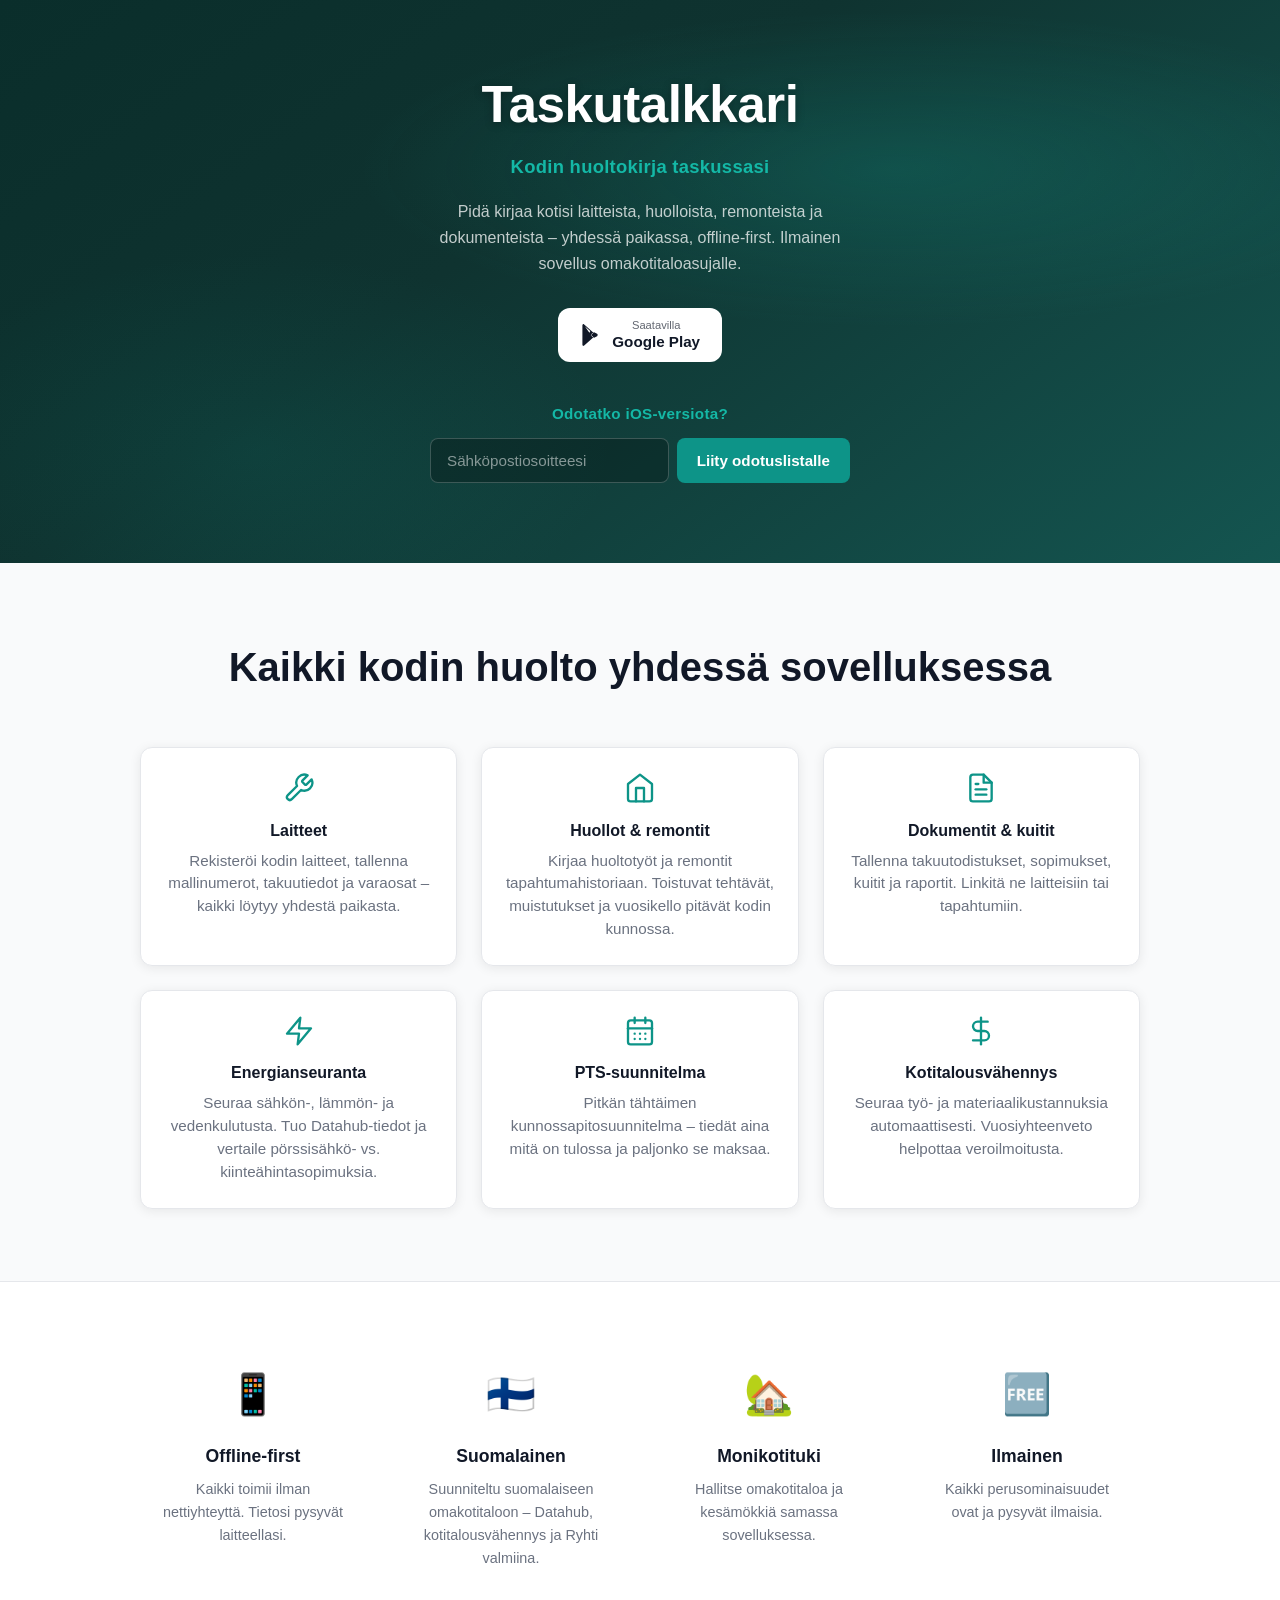
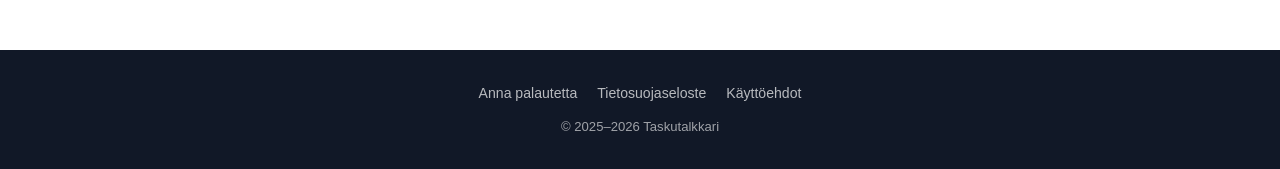
<file: index.html>
<!DOCTYPE html>
<html lang="fi">
<head>
  <meta charset="UTF-8" />
  <meta name="viewport" content="width=device-width, initial-scale=1.0" />
  <title>Taskutalkkari – Kodin huoltokirja taskussasi</title>
  <meta name="description" content="Taskutalkkari on ilmainen kodin huoltokirja omakotitaloasujalle. Pidä kirjaa laitteista, huolloista, remonteista, dokumenteista ja energiankulutuksesta – yhdessä paikassa, offline-first." />
  
  <!-- Open Graph Meta Tags -->
  <meta property="og:title" content="Taskutalkkari – Kodin huoltokirja taskussasi" />
  <meta property="og:description" content="Taskutalkkari on ilmainen kodin huoltokirja omakotitaloasujalle. Pidä kirjaa laitteista, huolloista, remonteista, dokumenteista ja energiankulutuksesta – yhdessä paikassa, offline-first." />
  <meta property="og:type" content="website" />
  <meta property="og:url" content="https://taskutalkkari.fi/" />
  <meta property="og:image" content="https://taskutalkkari.fi/og-image.png" />
  
  <link rel="icon" href="favicon.ico" type="image/x-icon" />
  <link rel="stylesheet" href="style.css" />
  <link rel="preconnect" href="https://fonts.googleapis.com" />
  <link rel="preconnect" href="https://fonts.gstatic.com" crossorigin />
  <link href="https://fonts.googleapis.com/css2?family=Inter:wght@400;500;600;700;800&display=swap" rel="stylesheet" />
</head>
<body>
  <header class="hero">
    <div class="hero-inner">
      <h1 class="app-name">Taskutalkkari</h1>
      <p class="app-tagline">Kodin huoltokirja taskussasi</p>
      <p class="app-desc">
        Pidä kirjaa kotisi laitteista, huolloista, remonteista ja dokumenteista –
        yhdessä paikassa, offline-first. Ilmainen sovellus omakotitaloasujalle.
      </p>
      <div class="store-buttons">
        <a href="#" class="store-btn store-btn--google" aria-label="Lataa Google Playsta">
          <svg viewBox="0 0 24 24" fill="currentColor" class="store-icon"><path d="M3.18 23.76c.34.2.74.2 1.08.01L17.5 12 4.26.23C3.92.04 3.52.04 3.18.24 2.83.44 2.62.82 2.62 1.23v21.54c0 .41.21.79.56.99zM18.62 10.77l-3.24-1.87-3.14 3.1 3.14 3.1 3.24-1.87c.93-.54.93-1.92 0-2.46zM5.32 2.51l10.68 9.49-2.37 2.34L5.32 2.51zM5.32 21.49l8.31-11.83-2.37-2.34L5.32 21.49z"/></svg>
          <span>
            <small>Saatavilla</small>
            Google Play
          </span>
        </a>
      </div>

      <div class="waitlist-container">
        <p class="waitlist-title">Odotatko iOS-versiota?</p>
        <form class="waitlist-form" action="https://api.web3forms.com/submit" method="POST">
          <input type="hidden" name="access_key" value="SINUN-AVAIMESI" />
          <input type="hidden" name="subject" value="Uusi tilaaja iOS-odotuslistalle!" />
          <input type="hidden" name="redirect" value="https://taskutalkkari.fi/kiitos.html" />
          <input type="checkbox" name="botcheck" style="display:none" />
          
          <div class="waitlist-input-group">
            <input type="email" name="email" class="waitlist-input" placeholder="Sähköpostiosoitteesi" required />
            <button type="submit" class="waitlist-btn">Liity odotuslistalle</button>
          </div>
        </form>
      </div>
    </div>
  </header>

  <section class="features">
    <h2 class="features-title">Kaikki kodin huolto yhdessä sovelluksessa</h2>
    <div class="features-inner">
      <div class="feature-card" style="animation-delay: 0.1s;">
        <div class="feature-icon"><svg xmlns="http://www.w3.org/2000/svg" width="32" height="32" viewBox="0 0 24 24" fill="none" stroke="currentColor" stroke-width="2" stroke-linecap="round" stroke-linejoin="round"><path d="M14.7 6.3a1 1 0 0 0 0 1.4l1.6 1.6a1 1 0 0 0 1.4 0l3.77-3.77a6 6 0 0 1-7.94 7.94l-6.91 6.91a2.12 2.12 0 0 1-3-3l6.91-6.91a6 6 0 0 1 7.94-7.94l-3.76 3.76z"/></svg></div>
        <h3>Laitteet</h3>
        <p>Rekisteröi kodin laitteet, tallenna mallinumerot, takuutiedot ja varaosat – kaikki löytyy yhdestä paikasta.</p>
      </div>
      <div class="feature-card" style="animation-delay: 0.2s;">
        <div class="feature-icon"><svg xmlns="http://www.w3.org/2000/svg" width="32" height="32" viewBox="0 0 24 24" fill="none" stroke="currentColor" stroke-width="2" stroke-linecap="round" stroke-linejoin="round"><path d="m3 9 9-7 9 7v11a2 2 0 0 1-2 2H5a2 2 0 0 1-2-2z"/><polyline points="9 22 9 12 15 12 15 22"/></svg></div>
        <h3>Huollot &amp; remontit</h3>
        <p>Kirjaa huoltotyöt ja remontit tapahtumahistoriaan. Toistuvat tehtävät, muistutukset ja vuosikello pitävät kodin kunnossa.</p>
      </div>
      <div class="feature-card" style="animation-delay: 0.3s;">
        <div class="feature-icon"><svg xmlns="http://www.w3.org/2000/svg" width="32" height="32" viewBox="0 0 24 24" fill="none" stroke="currentColor" stroke-width="2" stroke-linecap="round" stroke-linejoin="round"><path d="M14 2H6a2 2 0 0 0-2 2v16a2 2 0 0 0 2 2h12a2 2 0 0 0 2-2V8z"/><polyline points="14 2 14 8 20 8"/><line x1="16" y1="13" x2="8" y2="13"/><line x1="16" y1="17" x2="8" y2="17"/><polyline points="10 9 9 9 8 9"/></svg></div>
        <h3>Dokumentit &amp; kuitit</h3>
        <p>Tallenna takuutodistukset, sopimukset, kuitit ja raportit. Linkitä ne laitteisiin tai tapahtumiin.</p>
      </div>
      <div class="feature-card" style="animation-delay: 0.4s;">
        <div class="feature-icon"><svg xmlns="http://www.w3.org/2000/svg" width="32" height="32" viewBox="0 0 24 24" fill="none" stroke="currentColor" stroke-width="2" stroke-linecap="round" stroke-linejoin="round"><polygon points="13 2 3 14 12 14 11 22 21 10 12 10 13 2"/></svg></div>
        <h3>Energianseuranta</h3>
        <p>Seuraa sähkön-, lämmön- ja vedenkulutusta. Tuo Datahub-tiedot ja vertaile pörssisähkö- vs. kiinteähintasopimuksia.</p>
      </div>
      <div class="feature-card" style="animation-delay: 0.5s;">
        <div class="feature-icon"><svg xmlns="http://www.w3.org/2000/svg" width="32" height="32" viewBox="0 0 24 24" fill="none" stroke="currentColor" stroke-width="2" stroke-linecap="round" stroke-linejoin="round"><rect width="18" height="18" x="3" y="4" rx="2" ry="2"/><line x1="16" x2="16" y1="2" y2="6"/><line x1="8" x2="8" y1="2" y2="6"/><line x1="3" x2="21" y1="10" y2="10"/><path d="M8 14h.01"/><path d="M12 14h.01"/><path d="M16 14h.01"/><path d="M8 18h.01"/><path d="M12 18h.01"/><path d="M16 18h.01"/></svg></div>
        <h3>PTS-suunnitelma</h3>
        <p>Pitkän tähtäimen kunnossapitosuunnitelma – tiedät aina mitä on tulossa ja paljonko se maksaa.</p>
      </div>
      <div class="feature-card" style="animation-delay: 0.6s;">
        <div class="feature-icon"><svg xmlns="http://www.w3.org/2000/svg" width="32" height="32" viewBox="0 0 24 24" fill="none" stroke="currentColor" stroke-width="2" stroke-linecap="round" stroke-linejoin="round"><line x1="12" x2="12" y1="2" y2="22"/><path d="M17 5H9.5a3.5 3.5 0 0 0 0 7h5a3.5 3.5 0 0 1 0 7H6"/></svg></div>
        <h3>Kotitalousvähennys</h3>
        <p>Seuraa työ- ja materiaalikustannuksia automaattisesti. Vuosiyhteenveto helpottaa veroilmoitusta.</p>
      </div>
    </div>
  </section>

  <section class="usp-section">
    <div class="usp-inner">
      <div class="usp-card">
        <div class="usp-icon">📱</div>
        <h3>Offline-first</h3>
        <p>Kaikki toimii ilman nettiyhteyttä. Tietosi pysyvät laitteellasi.</p>
      </div>
      <div class="usp-card">
        <div class="usp-icon">🇫🇮</div>
        <h3>Suomalainen</h3>
        <p>Suunniteltu suomalaiseen omakotitaloon – Datahub, kotitalousvähennys ja Ryhti valmiina.</p>
      </div>
      <div class="usp-card">
        <div class="usp-icon">🏡</div>
        <h3>Monikotituki</h3>
        <p>Hallitse omakotitaloa ja kesämökkiä samassa sovelluksessa.</p>
      </div>
      <div class="usp-card">
        <div class="usp-icon">🆓</div>
        <h3>Ilmainen</h3>
        <p>Kaikki perusominaisuudet ovat ja pysyvät ilmaisia.</p>
      </div>
    </div>
  </section>

  <footer class="site-footer">
    <nav class="footer-links">
      <a href="palaute.html">Anna palautetta</a>
      <a href="tietosuoja.html">Tietosuojaseloste</a>
      <a href="kayttoehdot.html">Käyttöehdot</a>
    </nav>
    <p class="footer-copy">&copy; 2025–2026 Taskutalkkari</p>
  </footer>
</body>
</html>
</file>
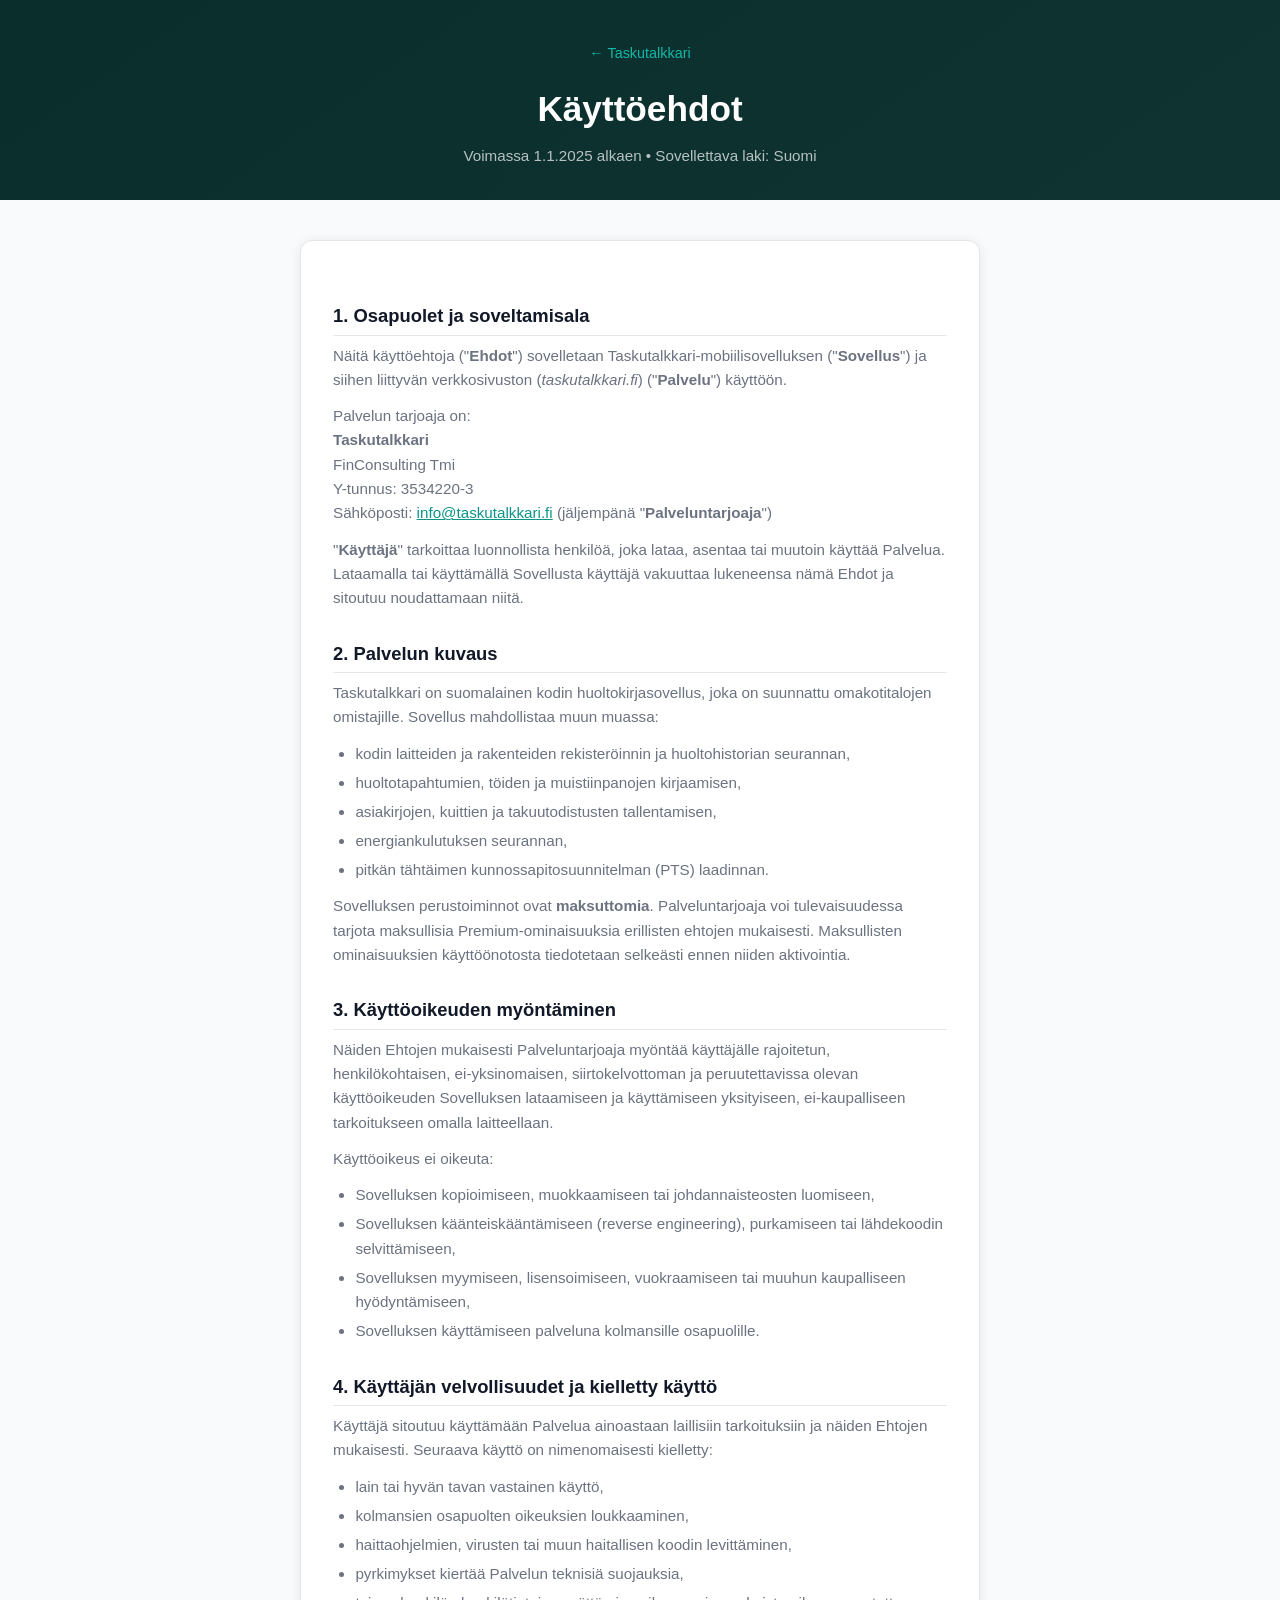
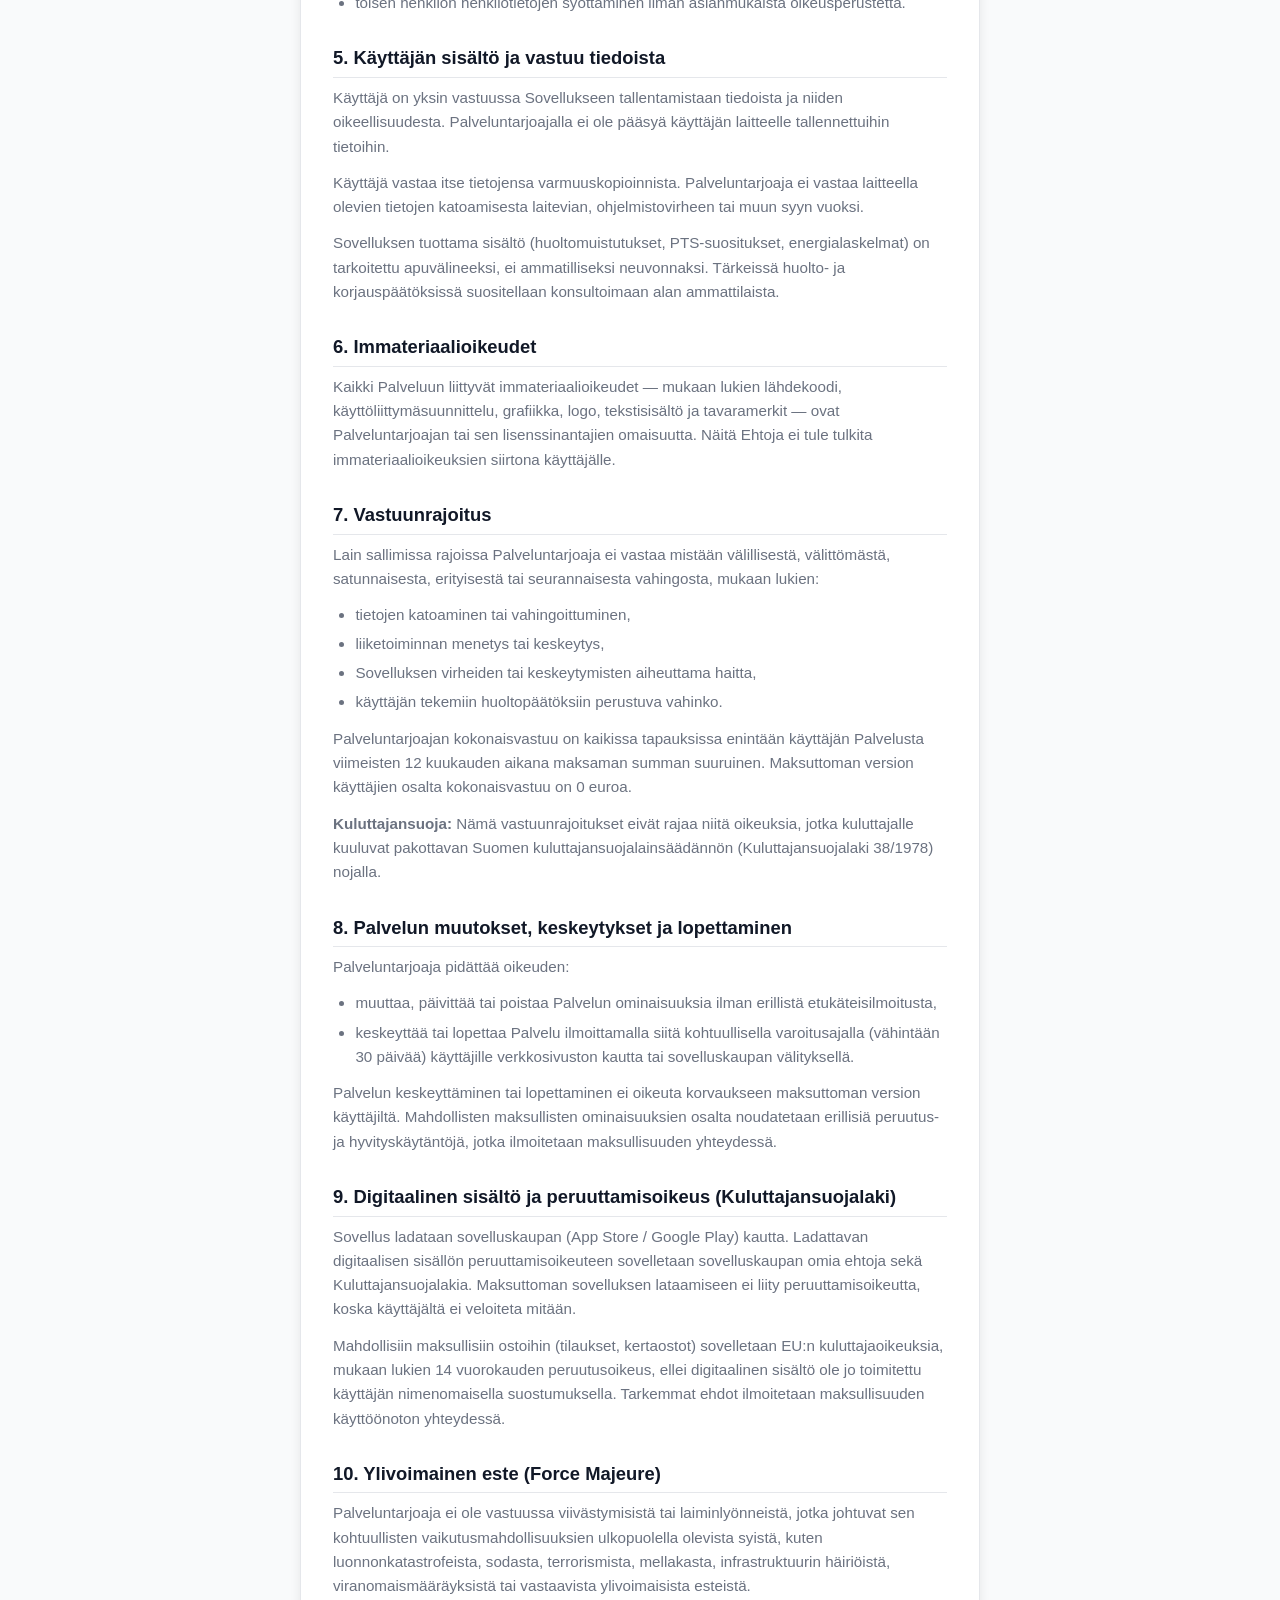
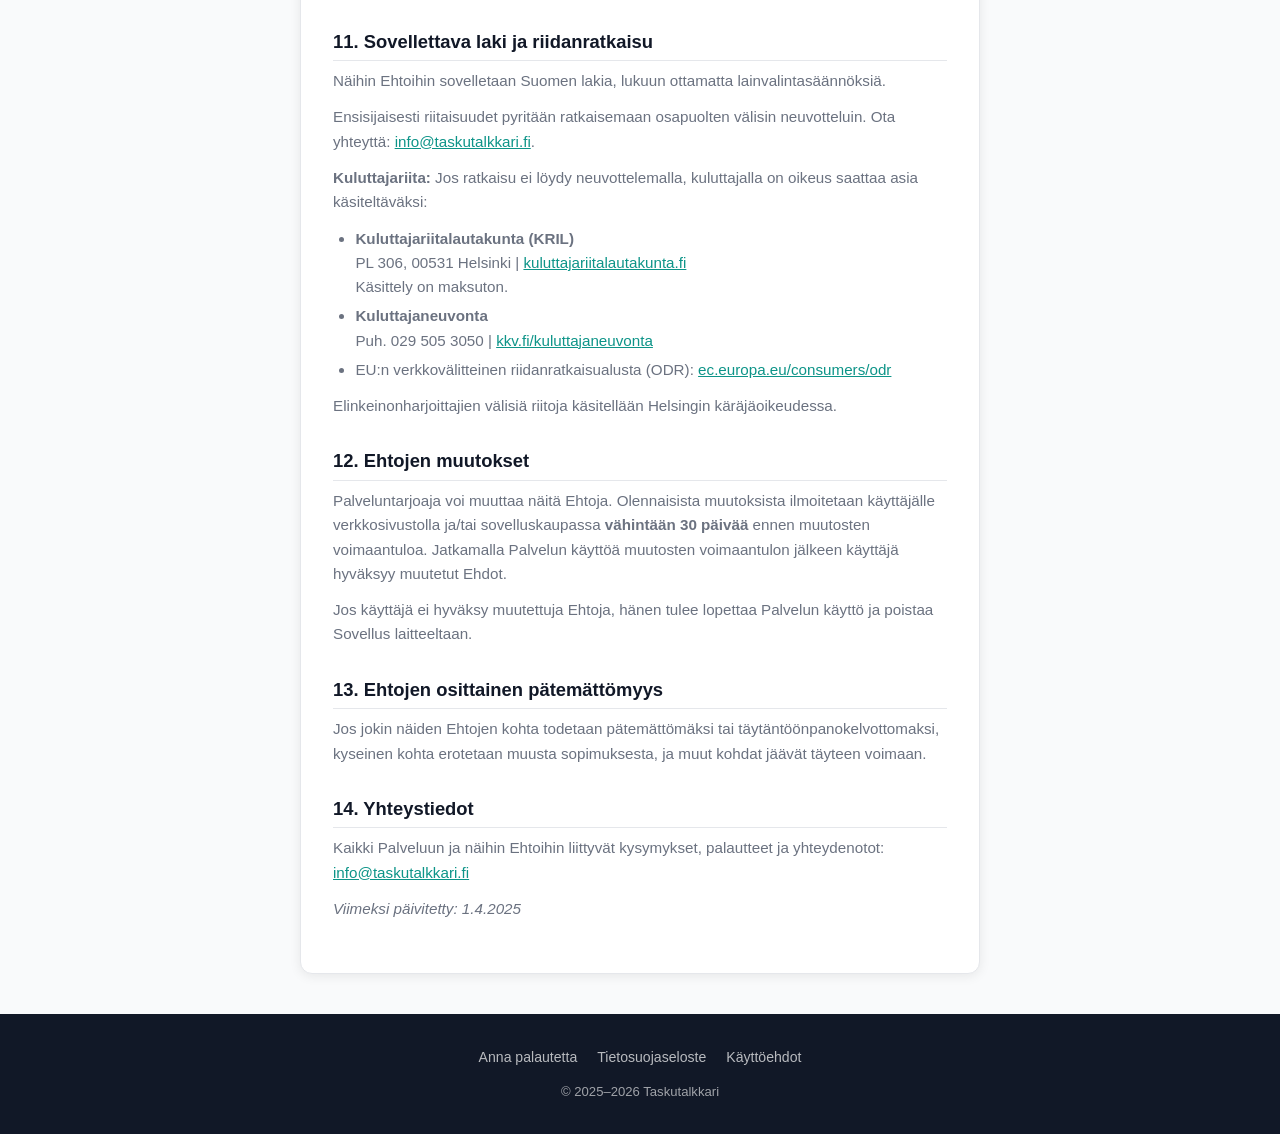
<file: kayttoehdot.html>
<!DOCTYPE html>
<html lang="fi">
<head>
  <meta charset="UTF-8" />
  <meta name="viewport" content="width=device-width, initial-scale=1.0" />
  <title>Käyttöehdot – Taskutalkkari</title>
  <meta name="description" content="Taskutalkkarin käyttöehdot. Lue palvelun säännöt ja vastuut." />
  <link rel="stylesheet" href="style.css" />
  <link rel="preconnect" href="https://fonts.googleapis.com" />
  <link rel="preconnect" href="https://fonts.gstatic.com" crossorigin />
  <link href="https://fonts.googleapis.com/css2?family=Inter:wght@400;500;600;700;800&display=swap" rel="stylesheet" />
</head>
<body>
  <header class="page-header">
    <a href="index.html" class="back-link">← Taskutalkkari</a>
    <h1>Käyttöehdot</h1>
    <p>Voimassa 1.1.2025 alkaen &bull; Sovellettava laki: Suomi</p>
  </header>

  <main class="page-main prose">

    <h2>1. Osapuolet ja soveltamisala</h2>
    <p>
      Näitä käyttöehtoja ("<strong>Ehdot</strong>") sovelletaan Taskutalkkari-mobiilisovelluksen
      ("<strong>Sovellus</strong>") ja siihen liittyvän verkkosivuston (<em>taskutalkkari.fi</em>)
      ("<strong>Palvelu</strong>") käyttöön.
    </p>
    <p>
      Palvelun tarjoaja on:<br />
      <strong>Taskutalkkari</strong><br />
      FinConsulting Tmi<br />
      Y-tunnus: 3534220-3<br />
      Sähköposti: <a href="mailto:info@taskutalkkari.fi">info@taskutalkkari.fi</a>
      (jäljempänä "<strong>Palveluntarjoaja</strong>")
    </p>
    <p>
      "<strong>Käyttäjä</strong>" tarkoittaa luonnollista henkilöä, joka lataa, asentaa tai
      muutoin käyttää Palvelua. Lataamalla tai käyttämällä Sovellusta käyttäjä vakuuttaa
      lukeneensa nämä Ehdot ja sitoutuu noudattamaan niitä.
    </p>

    <h2>2. Palvelun kuvaus</h2>
    <p>
      Taskutalkkari on suomalainen kodin huoltokirjasovellus, joka on suunnattu
      omakotitalojen omistajille. Sovellus mahdollistaa muun muassa:
    </p>
    <ul>
      <li>kodin laitteiden ja rakenteiden rekisteröinnin ja huoltohistorian seurannan,</li>
      <li>huoltotapahtumien, töiden ja muistiinpanojen kirjaamisen,</li>
      <li>asiakirjojen, kuittien ja takuutodistusten tallentamisen,</li>
      <li>energiankulutuksen seurannan,</li>
      <li>pitkän tähtäimen kunnossapitosuunnitelman (PTS) laadinnan.</li>
    </ul>
    <p>
      Sovelluksen perustoiminnot ovat <strong>maksuttomia</strong>. Palveluntarjoaja voi
      tulevaisuudessa tarjota maksullisia Premium-ominaisuuksia erillisten ehtojen mukaisesti.
      Maksullisten ominaisuuksien käyttöönotosta tiedotetaan selkeästi ennen niiden aktivointia.
    </p>

    <h2>3. Käyttöoikeuden myöntäminen</h2>
    <p>
      Näiden Ehtojen mukaisesti Palveluntarjoaja myöntää käyttäjälle rajoitetun, henkilökohtaisen,
      ei-yksinomaisen, siirtokelvottoman ja peruutettavissa olevan käyttöoikeuden Sovelluksen
      lataamiseen ja käyttämiseen yksityiseen, ei-kaupalliseen tarkoitukseen omalla laitteellaan.
    </p>
    <p>
      Käyttöoikeus ei oikeuta:
    </p>
    <ul>
      <li>Sovelluksen kopioimiseen, muokkaamiseen tai johdannaisteosten luomiseen,</li>
      <li>Sovelluksen käänteiskääntämiseen (reverse engineering), purkamiseen tai lähdekoodin selvittämiseen,</li>
      <li>Sovelluksen myymiseen, lisensoimiseen, vuokraamiseen tai muuhun kaupalliseen hyödyntämiseen,</li>
      <li>Sovelluksen käyttämiseen palveluna kolmansille osapuolille.</li>
    </ul>

    <h2>4. Käyttäjän velvollisuudet ja kielletty käyttö</h2>
    <p>Käyttäjä sitoutuu käyttämään Palvelua ainoastaan laillisiin tarkoituksiin ja näiden Ehtojen mukaisesti. Seuraava käyttö on nimenomaisesti kielletty:</p>
    <ul>
      <li>lain tai hyvän tavan vastainen käyttö,</li>
      <li>kolmansien osapuolten oikeuksien loukkaaminen,</li>
      <li>haittaohjelmien, virusten tai muun haitallisen koodin levittäminen,</li>
      <li>pyrkimykset kiertää Palvelun teknisiä suojauksia,</li>
      <li>toisen henkilön henkilötietojen syöttäminen ilman asianmukaista oikeusperustetta.</li>
    </ul>

    <h2>5. Käyttäjän sisältö ja vastuu tiedoista</h2>
    <p>
      Käyttäjä on yksin vastuussa Sovellukseen tallentamistaan tiedoista ja niiden
      oikeellisuudesta. Palveluntarjoajalla ei ole pääsyä käyttäjän laitteelle tallennettuihin
      tietoihin.
    </p>
    <p>
      Käyttäjä vastaa itse tietojensa varmuuskopioinnista. Palveluntarjoaja ei vastaa
      laitteella olevien tietojen katoamisesta laitevian, ohjelmistovirheen tai muun
      syyn vuoksi.
    </p>
    <p>
      Sovelluksen tuottama sisältö (huoltomuistutukset, PTS-suositukset, energialaskelmat)
      on tarkoitettu apuvälineeksi, ei ammatilliseksi neuvonnaksi. Tärkeissä huolto- ja
      korjauspäätöksissä suositellaan konsultoimaan alan ammattilaista.
    </p>

    <h2>6. Immateriaalioikeudet</h2>
    <p>
      Kaikki Palveluun liittyvät immateriaalioikeudet — mukaan lukien lähdekoodi,
      käyttöliittymäsuunnittelu, grafiikka, logo, tekstisisältö ja tavaramerkit — ovat
      Palveluntarjoajan tai sen lisenssinantajien omaisuutta. Näitä Ehtoja ei tule tulkita
      immateriaalioikeuksien siirtona käyttäjälle.
    </p>

    <h2>7. Vastuunrajoitus</h2>
    <p>
      Lain sallimissa rajoissa Palveluntarjoaja ei vastaa mistään välillisestä, välittömästä,
      satunnaisesta, erityisestä tai seurannaisesta vahingosta, mukaan lukien:
    </p>
    <ul>
      <li>tietojen katoaminen tai vahingoittuminen,</li>
      <li>liiketoiminnan menetys tai keskeytys,</li>
      <li>Sovelluksen virheiden tai keskeytymisten aiheuttama haitta,</li>
      <li>käyttäjän tekemiin huoltopäätöksiin perustuva vahinko.</li>
    </ul>
    <p>
      Palveluntarjoajan kokonaisvastuu on kaikissa tapauksissa enintään käyttäjän
      Palvelusta viimeisten 12 kuukauden aikana maksaman summan suuruinen.
      Maksuttoman version käyttäjien osalta kokonaisvastuu on 0 euroa.
    </p>
    <p>
      <strong>Kuluttajansuoja:</strong> Nämä vastuunrajoitukset eivät rajaa niitä
      oikeuksia, jotka kuluttajalle kuuluvat pakottavan Suomen kuluttajansuojalainsäädännön
      (Kuluttajansuojalaki 38/1978) nojalla.
    </p>

    <h2>8. Palvelun muutokset, keskeytykset ja lopettaminen</h2>
    <p>
      Palveluntarjoaja pidättää oikeuden:
    </p>
    <ul>
      <li>muuttaa, päivittää tai poistaa Palvelun ominaisuuksia ilman erillistä etukäteisilmoitusta,</li>
      <li>keskeyttää tai lopettaa Palvelu ilmoittamalla siitä kohtuullisella varoitusajalla
          (vähintään 30 päivää) käyttäjille verkkosivuston kautta tai sovelluskaupan välityksellä.</li>
    </ul>
    <p>
      Palvelun keskeyttäminen tai lopettaminen ei oikeuta korvaukseen maksuttoman version
      käyttäjiltä. Mahdollisten maksullisten ominaisuuksien osalta noudatetaan erillisiä
      peruutus- ja hyvityskäytäntöjä, jotka ilmoitetaan maksullisuuden yhteydessä.
    </p>

    <h2>9. Digitaalinen sisältö ja peruuttamisoikeus (Kuluttajansuojalaki)</h2>
    <p>
      Sovellus ladataan sovelluskaupan (App Store / Google Play) kautta. Ladattavan
      digitaalisen sisällön peruuttamisoikeuteen sovelletaan sovelluskaupan omia ehtoja
      sekä Kuluttajansuojalakia. Maksuttoman sovelluksen lataamiseen ei liity peruuttamisoikeutta,
      koska käyttäjältä ei veloiteta mitään.
    </p>
    <p>
      Mahdollisiin maksullisiin ostoihin (tilaukset, kertaostot) sovelletaan EU:n
      kuluttajaoikeuksia, mukaan lukien 14 vuorokauden peruutusoikeus, ellei digitaalinen
      sisältö ole jo toimitettu käyttäjän nimenomaisella suostumuksella. Tarkemmat ehdot
      ilmoitetaan maksullisuuden käyttöönoton yhteydessä.
    </p>

    <h2>10. Ylivoimainen este (Force Majeure)</h2>
    <p>
      Palveluntarjoaja ei ole vastuussa viivästymisistä tai laiminlyönneistä, jotka
      johtuvat sen kohtuullisten vaikutusmahdollisuuksien ulkopuolella olevista syistä,
      kuten luonnonkatastrofeista, sodasta, terrorismista, mellakasta, infrastruktuurin
      häiriöistä, viranomaismääräyksistä tai vastaavista ylivoimaisista esteistä.
    </p>

    <h2>11. Sovellettava laki ja riidanratkaisu</h2>
    <p>
      Näihin Ehtoihin sovelletaan Suomen lakia, lukuun ottamatta lainvalintasäännöksiä.
    </p>
    <p>
      Ensisijaisesti riitaisuudet pyritään ratkaisemaan osapuolten välisin neuvotteluin.
      Ota yhteyttä: <a href="mailto:info@taskutalkkari.fi">info@taskutalkkari.fi</a>.
    </p>
    <p>
      <strong>Kuluttajariita:</strong> Jos ratkaisu ei löydy neuvottelemalla, kuluttajalla
      on oikeus saattaa asia käsiteltäväksi:
    </p>
    <ul>
      <li>
        <strong>Kuluttajariitalautakunta (KRIL)</strong><br />
        PL 306, 00531 Helsinki | <a href="https://www.kuluttajariitalautakunta.fi" target="_blank" rel="noopener">kuluttajariitalautakunta.fi</a><br />
        Käsittely on maksuton.
      </li>
      <li>
        <strong>Kuluttajaneuvonta</strong><br />
        Puh. 029 505 3050 | <a href="https://www.kkv.fi/kuluttajaneuvonta" target="_blank" rel="noopener">kkv.fi/kuluttajaneuvonta</a>
      </li>
      <li>
        EU:n verkkovälitteinen riidanratkaisualusta (ODR):
        <a href="https://ec.europa.eu/consumers/odr" target="_blank" rel="noopener">ec.europa.eu/consumers/odr</a>
      </li>
    </ul>
    <p>
      Elinkeinonharjoittajien välisiä riitoja käsitellään Helsingin käräjäoikeudessa.
    </p>

    <h2>12. Ehtojen muutokset</h2>
    <p>
      Palveluntarjoaja voi muuttaa näitä Ehtoja. Olennaisista muutoksista ilmoitetaan
      käyttäjälle verkkosivustolla ja/tai sovelluskaupassa <strong>vähintään 30 päivää</strong>
      ennen muutosten voimaantuloa. Jatkamalla Palvelun käyttöä muutosten voimaantulon
      jälkeen käyttäjä hyväksyy muutetut Ehdot.
    </p>
    <p>
      Jos käyttäjä ei hyväksy muutettuja Ehtoja, hänen tulee lopettaa Palvelun käyttö
      ja poistaa Sovellus laitteeltaan.
    </p>

    <h2>13. Ehtojen osittainen pätemättömyys</h2>
    <p>
      Jos jokin näiden Ehtojen kohta todetaan pätemättömäksi tai täytäntöönpanokelvottomaksi,
      kyseinen kohta erotetaan muusta sopimuksesta, ja muut kohdat jäävät täyteen voimaan.
    </p>

    <h2>14. Yhteystiedot</h2>
    <p>
      Kaikki Palveluun ja näihin Ehtoihin liittyvät kysymykset, palautteet ja
      yhteydenotot:<br />
      <a href="mailto:info@taskutalkkari.fi">info@taskutalkkari.fi</a>
    </p>
    <p>
      <em>Viimeksi päivitetty: 1.4.2025</em>
    </p>

  </main>

  <footer class="site-footer">
    <nav class="footer-links">
      <a href="palaute.html">Anna palautetta</a>
      <a href="tietosuoja.html">Tietosuojaseloste</a>
      <a href="kayttoehdot.html">Käyttöehdot</a>
    </nav>
    <p class="footer-copy">&copy; 2025–2026 Taskutalkkari</p>
  </footer>
</body>
</html>
</file>
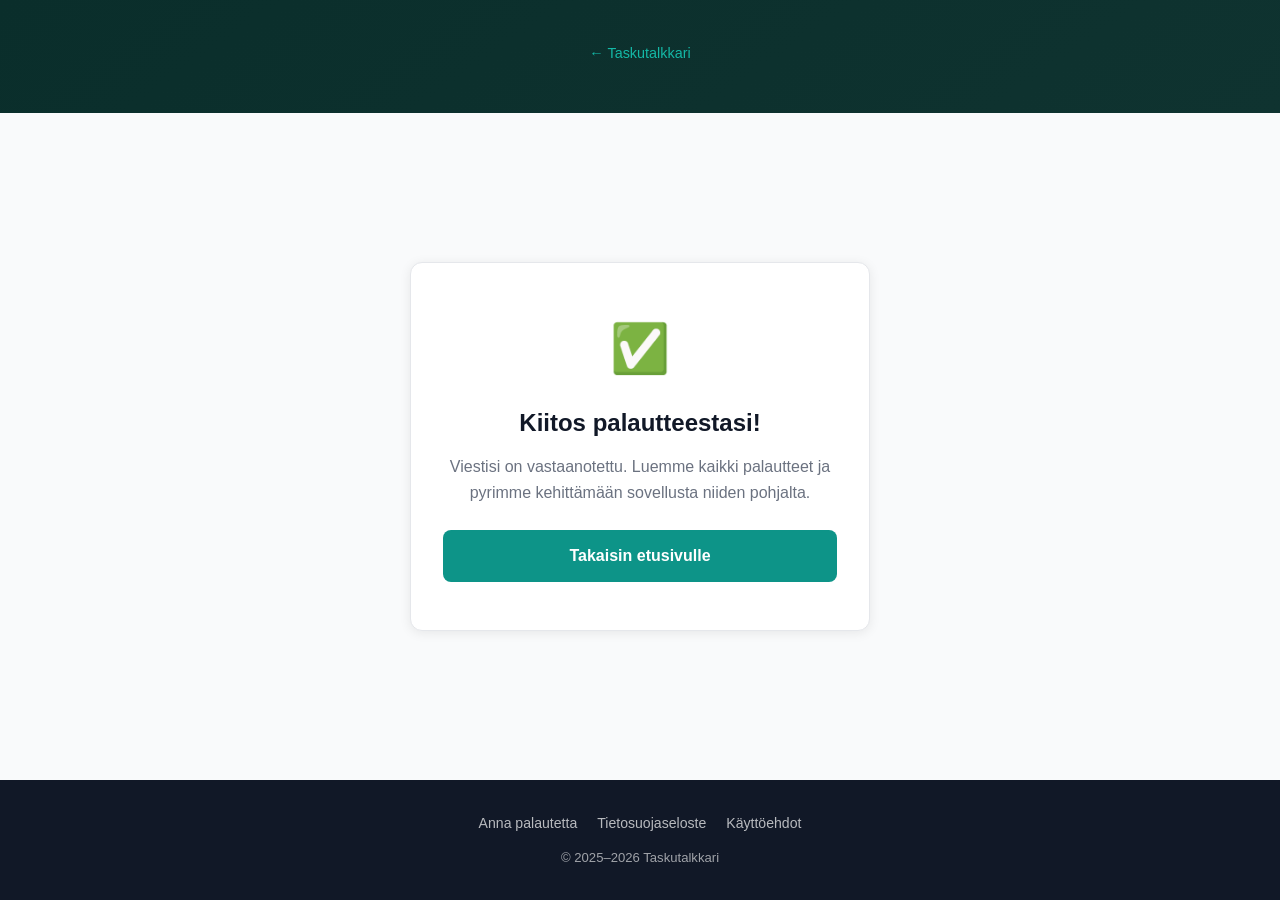
<file: kiitos.html>
<!DOCTYPE html>
<html lang="fi">
<head>
  <meta charset="UTF-8" />
  <meta name="viewport" content="width=device-width, initial-scale=1.0" />
  <title>Kiitos palautteesta – Taskutalkkari</title>
  <meta name="robots" content="noindex" />
  <link rel="stylesheet" href="style.css" />
  <link rel="preconnect" href="https://fonts.googleapis.com" />
  <link rel="preconnect" href="https://fonts.gstatic.com" crossorigin />
  <link href="https://fonts.googleapis.com/css2?family=Inter:wght@400;500;600;700;800&display=swap" rel="stylesheet" />
</head>
<body>
  <header class="page-header">
    <a href="index.html" class="back-link">← Taskutalkkari</a>
  </header>

  <main class="page-main thank-you">
    <div class="thank-you-card">
      <div class="thank-you-icon">✅</div>
      <h1>Kiitos palautteestasi!</h1>
      <p>Viestisi on vastaanotettu. Luemme kaikki palautteet ja pyrimme kehittämään sovellusta niiden pohjalta.</p>
      <a href="index.html" class="submit-btn" style="display:inline-block;margin-top:1.5rem;text-decoration:none;">Takaisin etusivulle</a>
    </div>
  </main>

  <footer class="site-footer">
    <nav class="footer-links">
      <a href="palaute.html">Anna palautetta</a>
      <a href="tietosuoja.html">Tietosuojaseloste</a>
      <a href="kayttoehdot.html">Käyttöehdot</a>
    </nav>
    <p class="footer-copy">&copy; 2025–2026 Taskutalkkari</p>
  </footer>
</body>
</html>
</file>
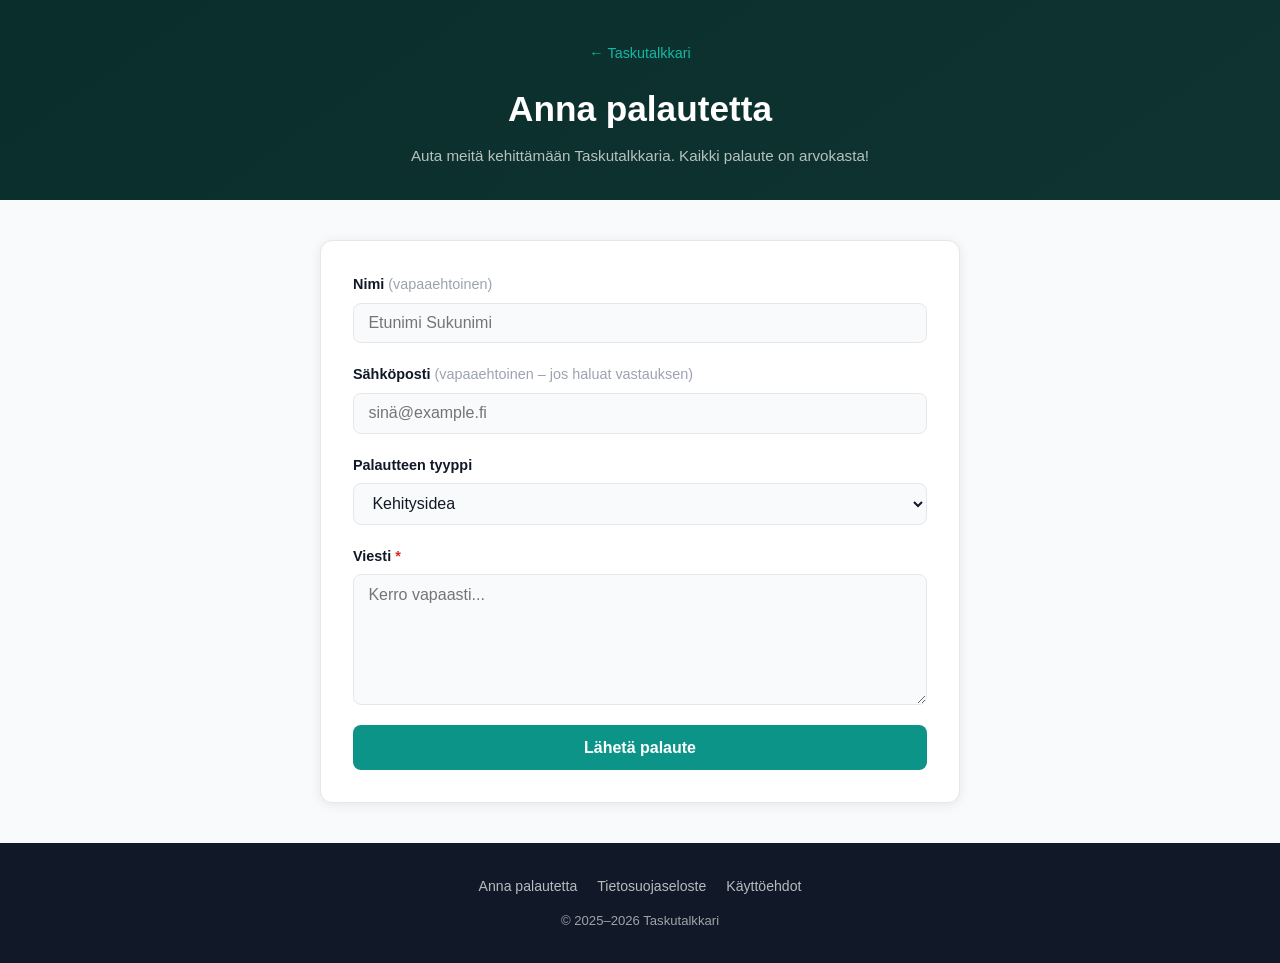
<file: palaute.html>
<!DOCTYPE html>
<html lang="fi">
<head>
  <meta charset="UTF-8" />
  <meta name="viewport" content="width=device-width, initial-scale=1.0" />
  <title>Anna palautetta – Taskutalkkari</title>
  <meta name="description" content="Anna palautetta Taskutalkkarista. Kaikki palaute on meille arvokasta sovelluksen kehittämiseksi." />
  <link rel="stylesheet" href="style.css" />
  <link rel="preconnect" href="https://fonts.googleapis.com" />
  <link rel="preconnect" href="https://fonts.gstatic.com" crossorigin />
  <link href="https://fonts.googleapis.com/css2?family=Inter:wght@400;500;600;700;800&display=swap" rel="stylesheet" />
</head>
<body>
  <header class="page-header">
    <a href="index.html" class="back-link">← Taskutalkkari</a>
    <h1>Anna palautetta</h1>
    <p>Auta meitä kehittämään Taskutalkkaria. Kaikki palaute on arvokasta!</p>
  </header>

  <main class="page-main">
    <form
      class="feedback-form"
      action="https://api.web3forms.com/submit"
      method="POST"
    >
      <!-- Web3Forms -asetukset — korvaa SINUN-AVAIMESI osoitteessa https://web3forms.com -->
      <input type="hidden" name="access_key" value="8840092f-708c-49c3-a999-e59ca854089a" />
      <input type="hidden" name="subject" value="Palaute – Taskutalkkari" />
      <input type="hidden" name="redirect" value="https://taskutalkkari.fi/kiitos.html" />
      <input type="checkbox" name="botcheck" style="display:none" />

      <div class="form-group">
        <label for="name">Nimi <span class="optional">(vapaaehtoinen)</span></label>
        <input type="text" id="name" name="name" placeholder="Etunimi Sukunimi" />
      </div>

      <div class="form-group">
        <label for="email">Sähköposti <span class="optional">(vapaaehtoinen – jos haluat vastauksen)</span></label>
        <input type="email" id="email" name="email" placeholder="sinä@example.fi" />
      </div>

      <div class="form-group">
        <label for="category">Palautteen tyyppi</label>
        <select id="category" name="category">
          <option value="kehitysidea">Kehitysidea</option>
          <option value="bugi">Bugi / virhe</option>
          <option value="kysymys">Kysymys</option>
          <option value="muu">Muu palaute</option>
        </select>
      </div>

      <div class="form-group">
        <label for="message">Viesti <span class="required">*</span></label>
        <textarea id="message" name="message" rows="6" placeholder="Kerro vapaasti..." required></textarea>
      </div>

      <button type="submit" class="submit-btn">Lähetä palaute</button>
    </form>
  </main>

  <footer class="site-footer">
    <nav class="footer-links">
      <a href="palaute.html">Anna palautetta</a>
      <a href="tietosuoja.html">Tietosuojaseloste</a>
      <a href="kayttoehdot.html">Käyttöehdot</a>
    </nav>
    <p class="footer-copy">&copy; 2025–2026 Taskutalkkari</p>
  </footer>
</body>
</html>
</file>
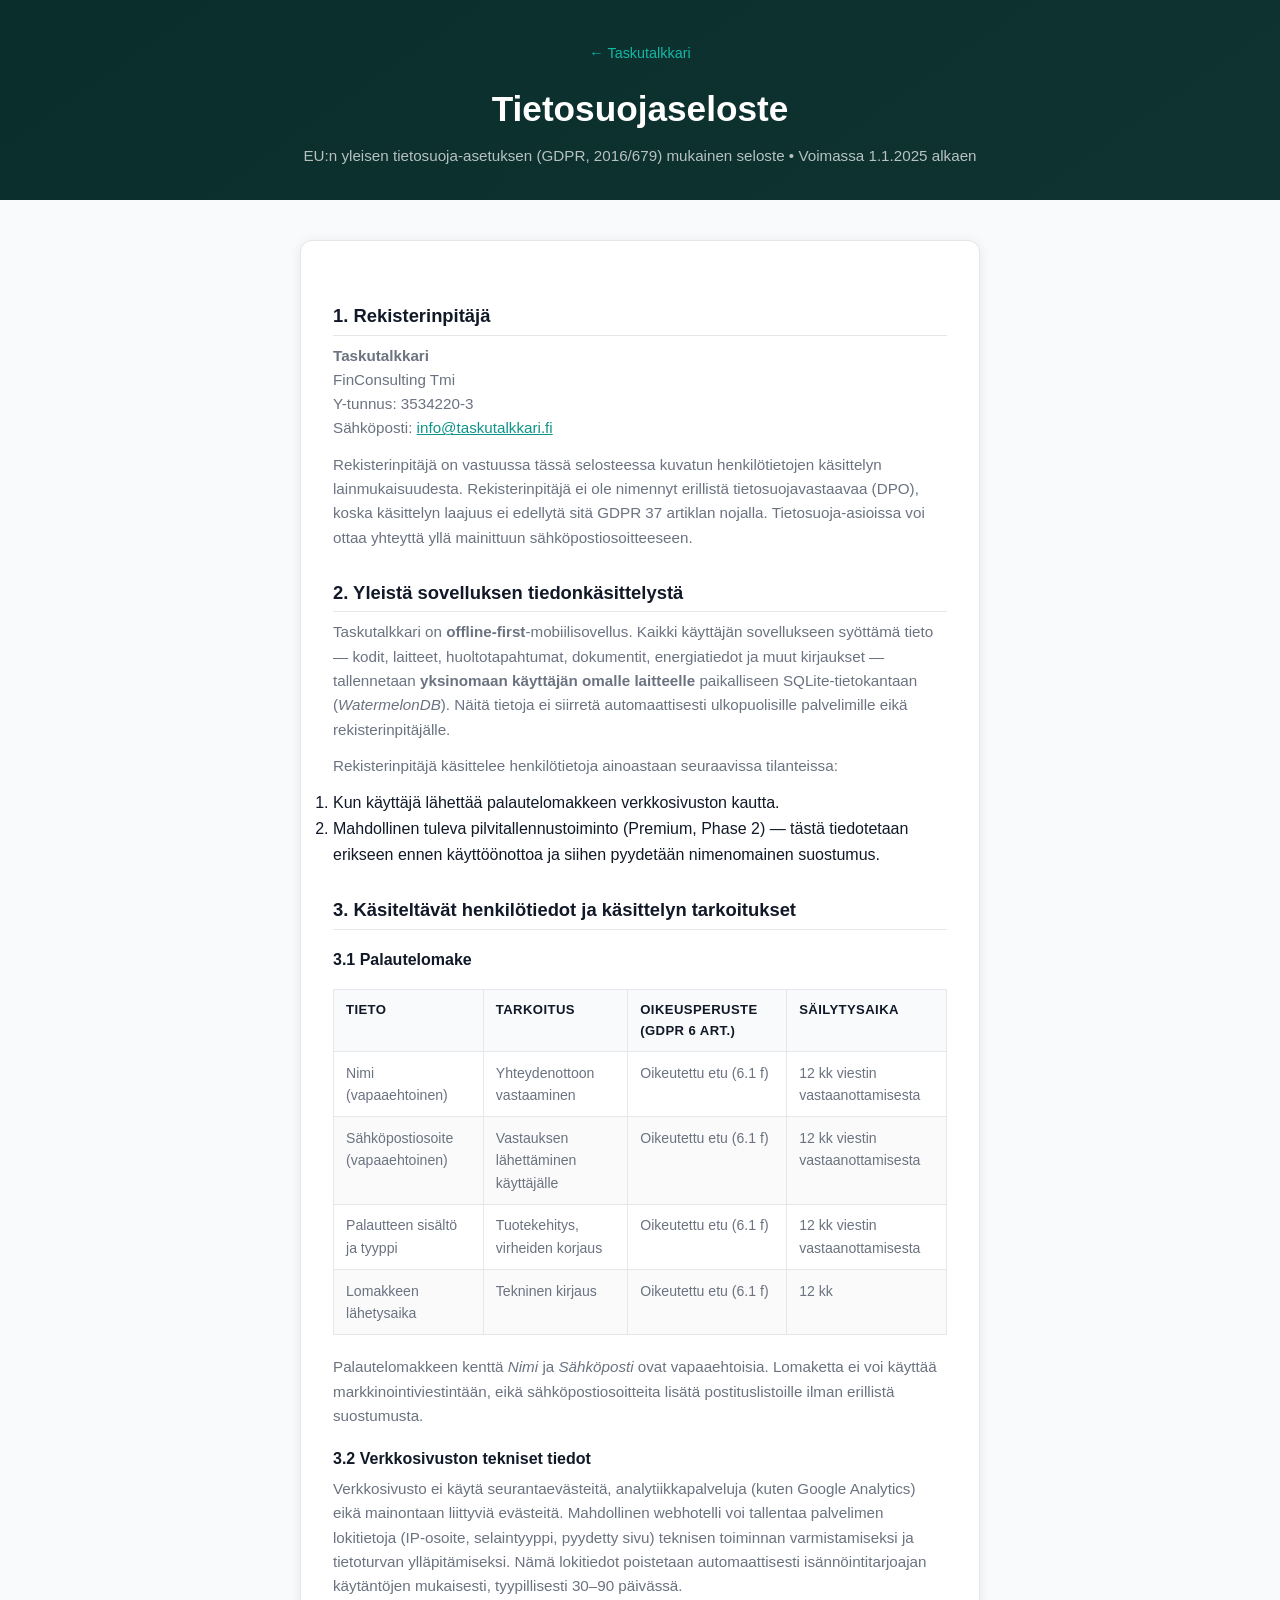
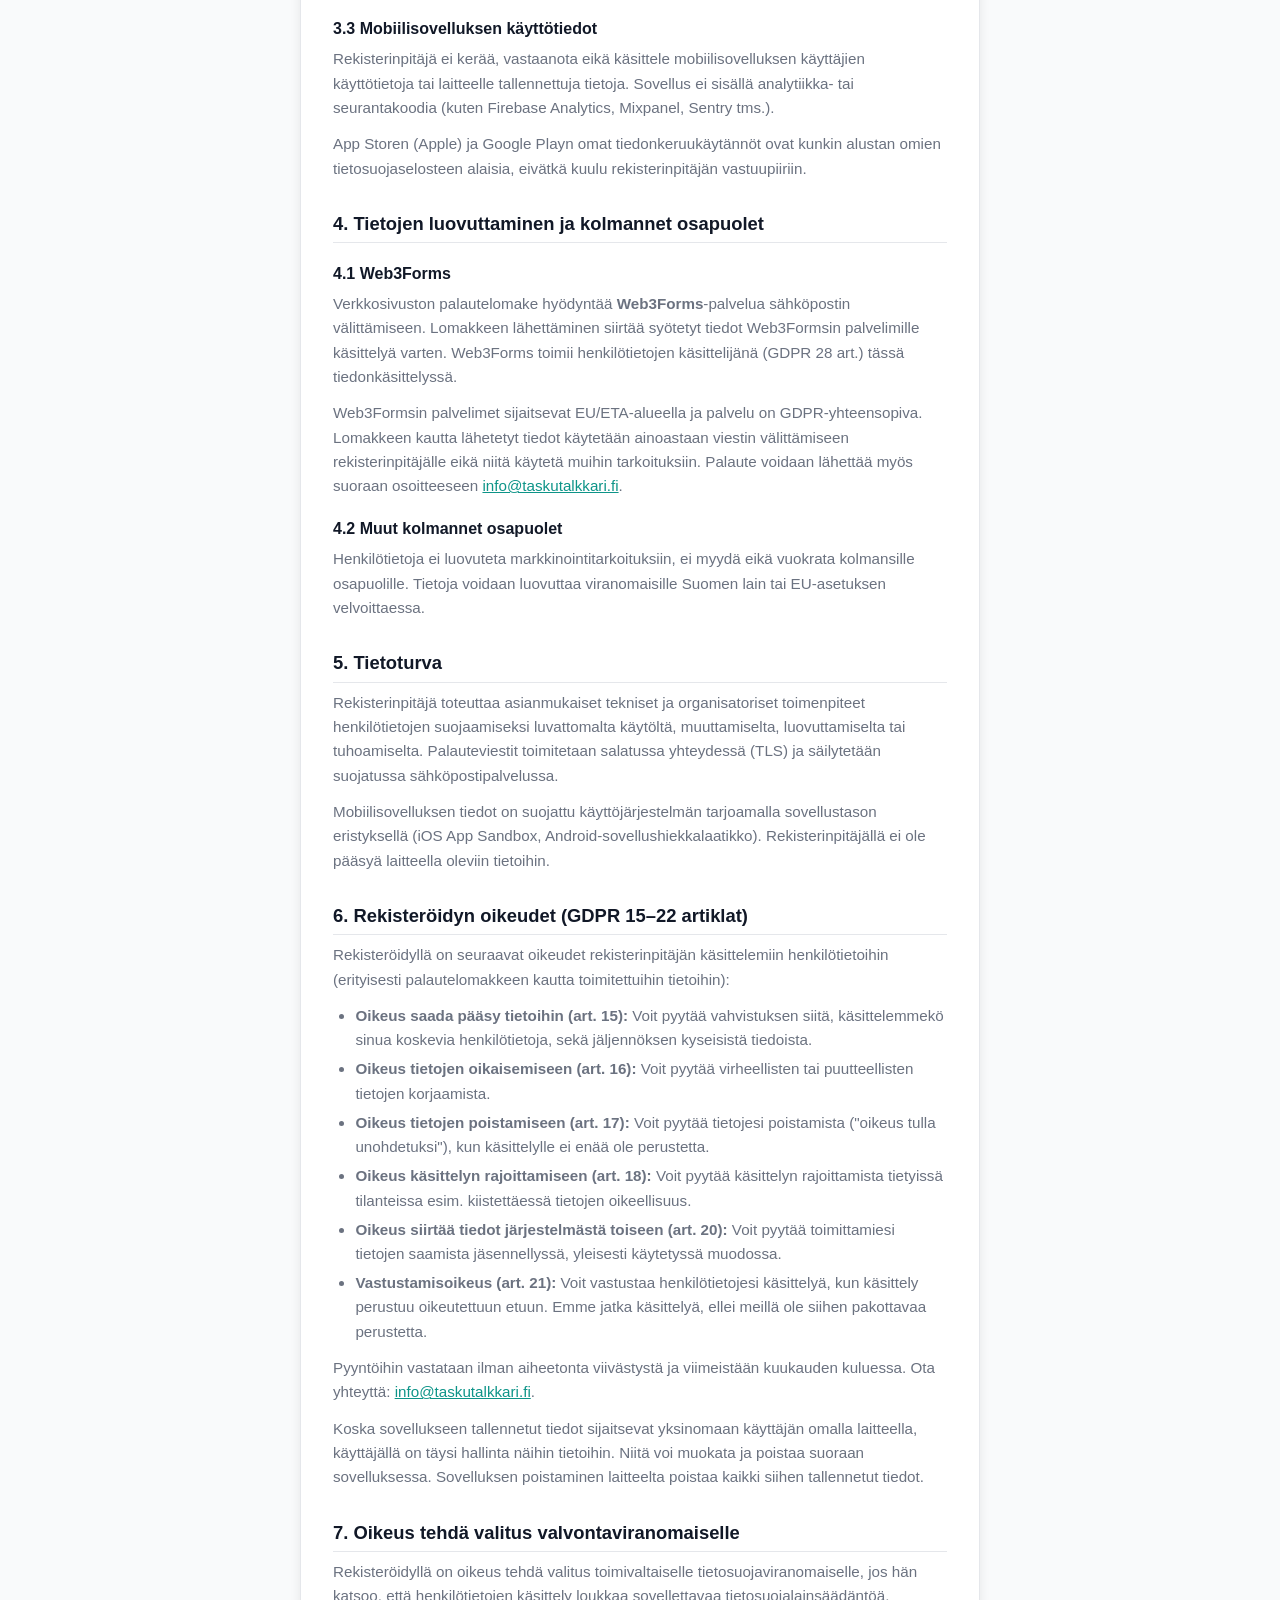
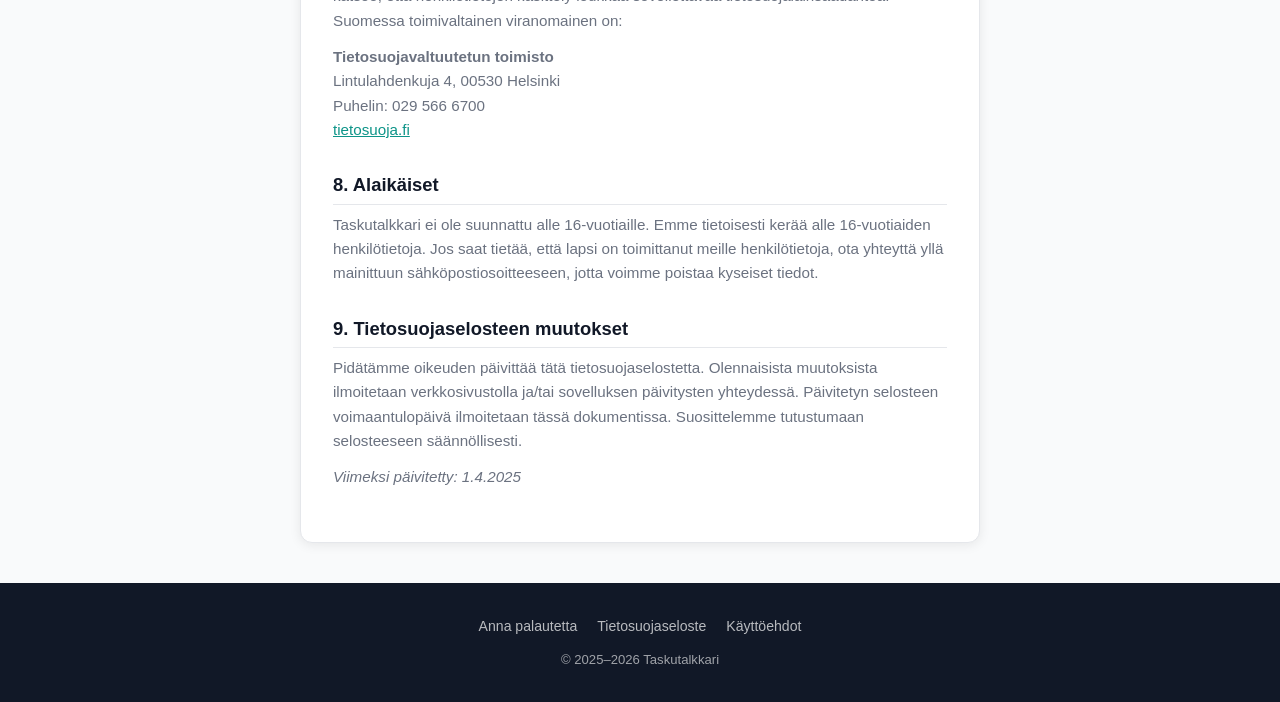
<file: tietosuoja.html>
<!DOCTYPE html>
<html lang="fi">
<head>
  <meta charset="UTF-8" />
  <meta name="viewport" content="width=device-width, initial-scale=1.0" />
  <title>Tietosuojaseloste – Taskutalkkari</title>
  <meta name="description" content="Taskutalkkarin tietosuojaseloste. Lue kuinka käsittelemme tietojasi turvallisesti." />
  <link rel="stylesheet" href="style.css" />
  <link rel="preconnect" href="https://fonts.googleapis.com" />
  <link rel="preconnect" href="https://fonts.gstatic.com" crossorigin />
  <link href="https://fonts.googleapis.com/css2?family=Inter:wght@400;500;600;700;800&display=swap" rel="stylesheet" />
</head>
<body>
  <header class="page-header">
    <a href="index.html" class="back-link">← Taskutalkkari</a>
    <h1>Tietosuojaseloste</h1>
    <p>EU:n yleisen tietosuoja-asetuksen (GDPR, 2016/679) mukainen seloste &bull; Voimassa 1.1.2025 alkaen</p>
  </header>

  <main class="page-main prose">

    <h2>1. Rekisterinpitäjä</h2>
    <p>
      <strong>Taskutalkkari</strong><br />
      FinConsulting Tmi<br />
      Y-tunnus: 3534220-3<br />
      Sähköposti: <a href="mailto:info@taskutalkkari.fi">info@taskutalkkari.fi</a>
    </p>
    <p>
      Rekisterinpitäjä on vastuussa tässä selosteessa kuvatun henkilötietojen käsittelyn
      lainmukaisuudesta. Rekisterinpitäjä ei ole nimennyt erillistä tietosuojavastaavaa (DPO),
      koska käsittelyn laajuus ei edellytä sitä GDPR 37 artiklan nojalla.
      Tietosuoja-asioissa voi ottaa yhteyttä yllä mainittuun sähköpostiosoitteeseen.
    </p>

    <h2>2. Yleistä sovelluksen tiedonkäsittelystä</h2>
    <p>
      Taskutalkkari on <strong>offline-first</strong>-mobiilisovellus. Kaikki käyttäjän
      sovellukseen syöttämä tieto — kodit, laitteet, huoltotapahtumat, dokumentit, energiatiedot
      ja muut kirjaukset — tallennetaan <strong>yksinomaan käyttäjän omalle laitteelle</strong>
      paikalliseen SQLite-tietokantaan (<em>WatermelonDB</em>). Näitä tietoja ei siirretä
      automaattisesti ulkopuolisille palvelimille eikä rekisterinpitäjälle.
    </p>
    <p>
      Rekisterinpitäjä käsittelee henkilötietoja ainoastaan seuraavissa tilanteissa:
    </p>
    <ol>
      <li>Kun käyttäjä lähettää palautelomakkeen verkkosivuston kautta.</li>
      <li>Mahdollinen tuleva pilvitallennustoiminto (Premium, Phase 2) — tästä tiedotetaan erikseen ennen käyttöönottoa ja siihen pyydetään nimenomainen suostumus.</li>
    </ol>

    <h2>3. Käsiteltävät henkilötiedot ja käsittelyn tarkoitukset</h2>

    <h3>3.1 Palautelomake</h3>
    <table class="data-table">
      <thead>
        <tr>
          <th>Tieto</th>
          <th>Tarkoitus</th>
          <th>Oikeusperuste (GDPR 6 art.)</th>
          <th>Säilytysaika</th>
        </tr>
      </thead>
      <tbody>
        <tr>
          <td>Nimi (vapaaehtoinen)</td>
          <td>Yhteydenottoon vastaaminen</td>
          <td>Oikeutettu etu (6.1 f)</td>
          <td>12 kk viestin vastaanottamisesta</td>
        </tr>
        <tr>
          <td>Sähköpostiosoite (vapaaehtoinen)</td>
          <td>Vastauksen lähettäminen käyttäjälle</td>
          <td>Oikeutettu etu (6.1 f)</td>
          <td>12 kk viestin vastaanottamisesta</td>
        </tr>
        <tr>
          <td>Palautteen sisältö ja tyyppi</td>
          <td>Tuotekehitys, virheiden korjaus</td>
          <td>Oikeutettu etu (6.1 f)</td>
          <td>12 kk viestin vastaanottamisesta</td>
        </tr>
        <tr>
          <td>Lomakkeen lähetysaika</td>
          <td>Tekninen kirjaus</td>
          <td>Oikeutettu etu (6.1 f)</td>
          <td>12 kk</td>
        </tr>
      </tbody>
    </table>
    <p>
      Palautelomakkeen kenttä <em>Nimi</em> ja <em>Sähköposti</em> ovat vapaaehtoisia.
      Lomaketta ei voi käyttää markkinointiviestintään, eikä sähköpostiosoitteita lisätä
      postituslistoille ilman erillistä suostumusta.
    </p>

    <h3>3.2 Verkkosivuston tekniset tiedot</h3>
    <p>
      Verkkosivusto ei käytä seurantaevästeitä, analytiikkapalveluja (kuten Google Analytics)
      eikä mainontaan liittyviä evästeitä. Mahdollinen webhotelli voi tallentaa palvelimen
      lokitietoja (IP-osoite, selaintyyppi, pyydetty sivu) teknisen toiminnan varmistamiseksi
      ja tietoturvan ylläpitämiseksi. Nämä lokitiedot poistetaan automaattisesti isännöintitarjoajan
      käytäntöjen mukaisesti, tyypillisesti 30–90 päivässä.
    </p>

    <h3>3.3 Mobiilisovelluksen käyttötiedot</h3>
    <p>
      Rekisterinpitäjä ei kerää, vastaanota eikä käsittele mobiilisovelluksen käyttäjien
      käyttötietoja tai laitteelle tallennettuja tietoja. Sovellus ei sisällä analytiikka- tai
      seurantakoodia (kuten Firebase Analytics, Mixpanel, Sentry tms.).
    </p>
    <p>
      App Storen (Apple) ja Google Playn omat tiedonkeruukäytännöt ovat kunkin alustan
      omien tietosuojaselosteen alaisia, eivätkä kuulu rekisterinpitäjän vastuupiiriin.
    </p>

    <h2>4. Tietojen luovuttaminen ja kolmannet osapuolet</h2>

    <h3>4.1 Web3Forms</h3>
    <p>
      Verkkosivuston palautelomake hyödyntää <strong>Web3Forms</strong>-palvelua
      sähköpostin välittämiseen. Lomakkeen lähettäminen siirtää syötetyt tiedot
      Web3Formsin palvelimille käsittelyä varten. Web3Forms toimii henkilötietojen
      käsittelijänä (GDPR 28 art.) tässä tiedonkäsittelyssä.
    </p>
    <p>
      Web3Formsin palvelimet sijaitsevat EU/ETA-alueella ja palvelu on GDPR-yhteensopiva.
      Lomakkeen kautta lähetetyt tiedot käytetään ainoastaan viestin välittämiseen
      rekisterinpitäjälle eikä niitä käytetä muihin tarkoituksiin. Palaute voidaan
      lähettää myös suoraan osoitteeseen
      <a href="mailto:info@taskutalkkari.fi">info@taskutalkkari.fi</a>.
    </p>

    <h3>4.2 Muut kolmannet osapuolet</h3>
    <p>
      Henkilötietoja ei luovuteta markkinointitarkoituksiin, ei myydä eikä vuokrata
      kolmansille osapuolille. Tietoja voidaan luovuttaa viranomaisille Suomen lain
      tai EU-asetuksen velvoittaessa.
    </p>

    <h2>5. Tietoturva</h2>
    <p>
      Rekisterinpitäjä toteuttaa asianmukaiset tekniset ja organisatoriset toimenpiteet
      henkilötietojen suojaamiseksi luvattomalta käytöltä, muuttamiselta, luovuttamiselta
      tai tuhoamiselta. Palauteviestit toimitetaan salatussa yhteydessä (TLS) ja säilytetään
      suojatussa sähköpostipalvelussa.
    </p>
    <p>
      Mobiilisovelluksen tiedot on suojattu käyttöjärjestelmän tarjoamalla sovellustason
      eristyksellä (iOS App Sandbox, Android-sovellushiekkalaatikko). Rekisterinpitäjällä
      ei ole pääsyä laitteella oleviin tietoihin.
    </p>

    <h2>6. Rekisteröidyn oikeudet (GDPR 15–22 artiklat)</h2>
    <p>
      Rekisteröidyllä on seuraavat oikeudet rekisterinpitäjän käsittelemiin henkilötietoihin
      (erityisesti palautelomakkeen kautta toimitettuihin tietoihin):
    </p>
    <ul>
      <li><strong>Oikeus saada pääsy tietoihin (art. 15):</strong> Voit pyytää vahvistuksen siitä, käsittelemmekö sinua koskevia henkilötietoja, sekä jäljennöksen kyseisistä tiedoista.</li>
      <li><strong>Oikeus tietojen oikaisemiseen (art. 16):</strong> Voit pyytää virheellisten tai puutteellisten tietojen korjaamista.</li>
      <li><strong>Oikeus tietojen poistamiseen (art. 17):</strong> Voit pyytää tietojesi poistamista ("oikeus tulla unohdetuksi"), kun käsittelylle ei enää ole perustetta.</li>
      <li><strong>Oikeus käsittelyn rajoittamiseen (art. 18):</strong> Voit pyytää käsittelyn rajoittamista tietyissä tilanteissa esim. kiistettäessä tietojen oikeellisuus.</li>
      <li><strong>Oikeus siirtää tiedot järjestelmästä toiseen (art. 20):</strong> Voit pyytää toimittamiesi tietojen saamista jäsennellyssä, yleisesti käytetyssä muodossa.</li>
      <li><strong>Vastustamisoikeus (art. 21):</strong> Voit vastustaa henkilötietojesi käsittelyä, kun käsittely perustuu oikeutettuun etuun. Emme jatka käsittelyä, ellei meillä ole siihen pakottavaa perustetta.</li>
    </ul>
    <p>
      Pyyntöihin vastataan ilman aiheetonta viivästystä ja viimeistään kuukauden kuluessa.
      Ota yhteyttä: <a href="mailto:info@taskutalkkari.fi">info@taskutalkkari.fi</a>.
    </p>
    <p>
      Koska sovellukseen tallennetut tiedot sijaitsevat yksinomaan käyttäjän omalla laitteella,
      käyttäjällä on täysi hallinta näihin tietoihin. Niitä voi muokata ja poistaa suoraan
      sovelluksessa. Sovelluksen poistaminen laitteelta poistaa kaikki siihen tallennetut tiedot.
    </p>

    <h2>7. Oikeus tehdä valitus valvontaviranomaiselle</h2>
    <p>
      Rekisteröidyllä on oikeus tehdä valitus toimivaltaiselle tietosuojaviranomaiselle,
      jos hän katsoo, että henkilötietojen käsittely loukkaa sovellettavaa tietosuojalainsäädäntöä.
      Suomessa toimivaltainen viranomainen on:
    </p>
    <p>
      <strong>Tietosuojavaltuutetun toimisto</strong><br />
      Lintulahdenkuja 4, 00530 Helsinki<br />
      Puhelin: 029 566 6700<br />
      <a href="https://tietosuoja.fi" target="_blank" rel="noopener">tietosuoja.fi</a>
    </p>

    <h2>8. Alaikäiset</h2>
    <p>
      Taskutalkkari ei ole suunnattu alle 16-vuotiaille. Emme tietoisesti kerää alle
      16-vuotiaiden henkilötietoja. Jos saat tietää, että lapsi on toimittanut meille
      henkilötietoja, ota yhteyttä yllä mainittuun sähköpostiosoitteeseen, jotta voimme
      poistaa kyseiset tiedot.
    </p>

    <h2>9. Tietosuojaselosteen muutokset</h2>
    <p>
      Pidätämme oikeuden päivittää tätä tietosuojaselostetta. Olennaisista muutoksista
      ilmoitetaan verkkosivustolla ja/tai sovelluksen päivitysten yhteydessä. Päivitetyn
      selosteen voimaantulopäivä ilmoitetaan tässä dokumentissa. Suosittelemme tutustumaan
      selosteeseen säännöllisesti.
    </p>
    <p>
      <em>Viimeksi päivitetty: 1.4.2025</em>
    </p>

  </main>

  <footer class="site-footer">
    <nav class="footer-links">
      <a href="palaute.html">Anna palautetta</a>
      <a href="tietosuoja.html">Tietosuojaseloste</a>
      <a href="kayttoehdot.html">Käyttöehdot</a>
    </nav>
    <p class="footer-copy">&copy; 2025–2026 Taskutalkkari</p>
  </footer>
</body>
</html>
</file>
<file: style.css>
/* ========================================
   Taskutalkkari – Website Styles
   Accent: teal (#0D9488 / #14B8A6)
   ======================================== */

*, *::before, *::after {
  box-sizing: border-box;
  margin: 0;
  padding: 0;
}

:root {
  --accent:        #0D9488;
  --accent-light:  #14B8A6;
  --accent-bg:     rgba(20, 184, 166, 0.10);
  --bg:            #F9FAFB;
  --card:          #FFFFFF;
  --border:        #E5E7EB;
  --text-primary:  #111827;
  --text-secondary:#6B7280;
  --text-muted:    #9CA3AF;
  --hero-dark:     #0F3330;
  --radius:        12px;
  --shadow:        0 2px 12px rgba(0,0,0,0.08);
}

html { scroll-behavior: smooth; }

body {
  font-family: -apple-system, BlinkMacSystemFont, 'Segoe UI', Roboto, Helvetica, Arial, sans-serif;
  background: var(--bg);
  color: var(--text-primary);
  line-height: 1.6;
  min-height: 100vh;
  display: flex;
  flex-direction: column;
}

/* ── HERO ──────────────────────────────── */

.hero {
  background: linear-gradient(145deg, #0a2e2b 0%, #0F3330 40%, #145550 100%);
  color: #fff;
  padding: 4rem 1.5rem 5rem;
  text-align: center;
  position: relative;
  overflow: hidden;
}

.hero::before {
  content: '';
  position: absolute;
  inset: 0;
  background:
    radial-gradient(ellipse 60% 40% at 70% 30%, rgba(20,184,166,0.18) 0%, transparent 70%),
    radial-gradient(ellipse 40% 50% at 20% 80%, rgba(13,148,136,0.12) 0%, transparent 70%);
  pointer-events: none;
}

.hero-inner {
  position: relative;
  max-width: 560px;
  margin: 0 auto;
}

.app-icon {
  width: 120px;
  height: 120px;
  border-radius: 24px;
  box-shadow: 0 8px 32px rgba(0,0,0,0.4);
  margin-bottom: 1.5rem;
}

.app-name {
  font-size: clamp(2.2rem, 6vw, 3.2rem);
  font-weight: 800;
  letter-spacing: -0.5px;
  color: #fff;
  text-shadow: 0 2px 8px rgba(0,0,0,0.3);
}

.app-tagline {
  font-size: 1.15rem;
  color: var(--accent-light);
  font-weight: 600;
  margin-top: 0.4rem;
  letter-spacing: 0.3px;
}

.app-desc {
  margin-top: 1.1rem;
  font-size: 1rem;
  color: rgba(255,255,255,0.75);
  max-width: 420px;
  margin-left: auto;
  margin-right: auto;
}

/* ── STORE BUTTONS ─────────────────────── */

.store-buttons {
  display: flex;
  flex-wrap: wrap;
  justify-content: center;
  gap: 0.75rem;
  margin-top: 2rem;
}

.store-btn {
  display: inline-flex;
  align-items: center;
  gap: 0.65rem;
  padding: 0.7rem 1.4rem;
  border-radius: var(--radius);
  text-decoration: none;
  font-weight: 600;
  font-size: 0.95rem;
  transition: transform 0.15s, box-shadow 0.15s, opacity 0.15s;
}

.store-btn:hover {
  transform: translateY(-2px);
  box-shadow: 0 6px 20px rgba(0,0,0,0.25);
}

.store-btn--google {
  background: #fff;
  color: #111827;
}

.store-btn--apple {
  background: #111827;
  color: #fff;
  border: 1px solid rgba(255,255,255,0.2);
}

.store-btn--coming-soon {
  opacity: 0.6;
  cursor: not-allowed;
  pointer-events: none;
}

.store-icon {
  width: 22px;
  height: 22px;
  flex-shrink: 0;
}

.store-btn span {
  display: flex;
  flex-direction: column;
  line-height: 1.2;
}

.store-btn small {
  font-size: 0.7rem;
  font-weight: 400;
  opacity: 0.65;
}

/* ── WAITLIST FORM ─────────────────────── */

.waitlist-container {
  margin-top: 2.5rem;
  text-align: center;
}

.waitlist-title {
  font-size: 0.95rem;
  color: var(--accent-light);
  margin-bottom: 0.75rem;
  font-weight: 600;
  letter-spacing: 0.3px;
}

.waitlist-form {
  max-width: 420px;
  margin: 0 auto;
}

.waitlist-input-group {
  display: flex;
  gap: 0.5rem;
  justify-content: center;
  align-items: stretch;
}

.waitlist-input {
  flex: 1;
  padding: 0.8rem 1rem;
  border: 1px solid rgba(255, 255, 255, 0.2);
  border-radius: 8px;
  background: rgba(0, 0, 0, 0.25);
  color: #fff;
  font-size: 0.95rem;
  outline: none;
  transition: border-color 0.15s, background 0.15s;
}

.waitlist-input::placeholder {
  color: rgba(255, 255, 255, 0.5);
}

.waitlist-input:focus {
  border-color: var(--accent-light);
  background: rgba(0, 0, 0, 0.4);
}

.waitlist-btn {
  padding: 0.8rem 1.25rem;
  background: var(--accent);
  color: #fff;
  border: none;
  border-radius: 8px;
  font-weight: 600;
  font-size: 0.95rem;
  cursor: pointer;
  transition: background 0.15s, transform 0.1s;
}

.waitlist-btn:hover {
  background: var(--accent-light);
  transform: translateY(-1px);
}

@media (max-width: 480px) {
  .waitlist-input-group {
    flex-direction: column;
  }
  .waitlist-btn {
    width: 100%;
  }
}

/* ── FEATURES ──────────────────────────── */

.features {
  padding: 4.5rem 1.5rem;
  background: var(--bg);
}

.features-title {
  text-align: center;
  font-size: clamp(1.8rem, 4vw, 2.5rem);
  font-weight: 800;
  margin-bottom: 3rem;
  color: var(--text-primary);
}

.features-inner {
  max-width: 1000px;
  margin: 0 auto;
  display: grid;
  grid-template-columns: repeat(auto-fit, minmax(280px, 1fr));
  gap: 1.5rem;
}

.feature-card {
  background: var(--card);
  border: 1px solid var(--border);
  border-radius: var(--radius);
  padding: 1.5rem 1.25rem;
  box-shadow: var(--shadow);
  text-align: center;
  transition: transform 0.25s ease, box-shadow 0.25s ease;
  animation: fadeInUp 0.6s cubic-bezier(0.16, 1, 0.3, 1) both;
}

.feature-card:hover {
  transform: translateY(-5px);
  box-shadow: 0 12px 24px rgba(0,0,0,0.1);
}

@keyframes fadeInUp {
  from {
    opacity: 0;
    transform: translateY(20px);
  }
  to {
    opacity: 1;
    transform: translateY(0);
  }
}

.feature-icon {
  margin-bottom: 0.85rem;
  color: var(--accent);
  display: flex;
  justify-content: center;
  align-items: center;
}

.feature-icon svg {
  width: 32px;
  height: 32px;
  stroke-width: 1.75;
}

.feature-card h3 {
  font-size: 1rem;
  font-weight: 700;
  margin-bottom: 0.4rem;
  color: var(--text-primary);
}

.feature-card p {
  font-size: 0.95rem;
  color: var(--text-secondary);
  line-height: 1.5;
}

/* ── USP SECTION ───────────────────────── */

.usp-section {
  padding: 4rem 1.5rem;
  background: #fff;
  border-top: 1px solid var(--border);
}

.usp-inner {
  max-width: 1000px;
  margin: 0 auto;
  display: grid;
  grid-template-columns: repeat(auto-fit, minmax(220px, 1fr));
  gap: 2rem;
  text-align: center;
}

.usp-card {
  padding: 1rem;
}

.usp-icon {
  font-size: 2.5rem;
  margin-bottom: 1rem;
}

.usp-card h3 {
  font-size: 1.1rem;
  font-weight: 700;
  margin-bottom: 0.5rem;
  color: var(--text-primary);
}

.usp-card p {
  font-size: 0.9rem;
  color: var(--text-secondary);
}

/* ── PAGE HEADER (inner pages) ─────────── */

.page-header {
  background: linear-gradient(145deg, #0a2e2b 0%, #0F3330 100%);
  color: #fff;
  padding: 2.5rem 1.5rem 2rem;
  text-align: center;
}

.back-link {
  display: inline-block;
  margin-bottom: 1rem;
  color: var(--accent-light);
  text-decoration: none;
  font-size: 0.9rem;
  font-weight: 500;
}

.back-link:hover { text-decoration: underline; }

.page-header h1 {
  font-size: clamp(1.6rem, 5vw, 2.2rem);
  font-weight: 800;
}

.page-header p {
  margin-top: 0.4rem;
  color: rgba(255,255,255,0.7);
  font-size: 0.95rem;
}

/* ── PAGE MAIN ─────────────────────────── */

.page-main {
  flex: 1;
  max-width: 680px;
  width: 100%;
  margin: 2.5rem auto;
  padding: 0 1.25rem;
}

/* ── FEEDBACK FORM ─────────────────────── */

.feedback-form {
  background: var(--card);
  border: 1px solid var(--border);
  border-radius: var(--radius);
  padding: 2rem;
  box-shadow: var(--shadow);
}

.form-group {
  display: flex;
  flex-direction: column;
  gap: 0.4rem;
  margin-bottom: 1.25rem;
}

.form-group label {
  font-size: 0.9rem;
  font-weight: 600;
  color: var(--text-primary);
}

.optional { font-weight: 400; color: var(--text-muted); }
.required { color: #DC2626; }

.form-group input,
.form-group select,
.form-group textarea {
  padding: 0.65rem 0.9rem;
  border: 1px solid var(--border);
  border-radius: 8px;
  font-size: 1rem;
  font-family: inherit;
  color: var(--text-primary);
  background: var(--bg);
  transition: border-color 0.15s, box-shadow 0.15s;
  outline: none;
}

.form-group input:focus,
.form-group select:focus,
.form-group textarea:focus {
  border-color: var(--accent);
  box-shadow: 0 0 0 3px rgba(13,148,136,0.15);
}

.form-group textarea { resize: vertical; min-height: 120px; }

.submit-btn {
  display: block;
  width: 100%;
  padding: 0.85rem;
  background: var(--accent);
  color: #fff;
  font-size: 1rem;
  font-weight: 700;
  border: none;
  border-radius: 8px;
  cursor: pointer;
  transition: background 0.15s, transform 0.1s;
}

.submit-btn:hover {
  background: var(--accent-light);
  transform: translateY(-1px);
}

/* ── THANK YOU ─────────────────────────── */

.thank-you {
  display: flex;
  justify-content: center;
  align-items: center;
}

.thank-you-card {
  background: var(--card);
  border: 1px solid var(--border);
  border-radius: var(--radius);
  padding: 3rem 2rem;
  box-shadow: var(--shadow);
  text-align: center;
  max-width: 460px;
  width: 100%;
}

.thank-you-icon { font-size: 3rem; margin-bottom: 1rem; }
.thank-you-card h1 { font-size: 1.5rem; margin-bottom: 0.75rem; }
.thank-you-card p { color: var(--text-secondary); }

/* ── PROSE (legal pages) ───────────────── */

.prose {
  background: var(--card);
  border: 1px solid var(--border);
  border-radius: var(--radius);
  padding: 2rem 2rem 2.5rem;
  box-shadow: var(--shadow);
}

.prose h2 {
  font-size: 1.15rem;
  font-weight: 700;
  margin-top: 1.75rem;
  margin-bottom: 0.5rem;
  color: var(--text-primary);
  border-bottom: 1px solid var(--border);
  padding-bottom: 0.25rem;
}

.prose h3 {
  font-size: 1rem;
  font-weight: 600;
  margin-top: 1.1rem;
  margin-bottom: 0.35rem;
}

.prose p {
  color: var(--text-secondary);
  margin-bottom: 0.75rem;
  font-size: 0.95rem;
}

.prose ul {
  color: var(--text-secondary);
  font-size: 0.95rem;
  padding-left: 1.4rem;
  margin-bottom: 0.75rem;
}

.prose ul li { margin-bottom: 0.3rem; }

.prose a { color: var(--accent); text-decoration: underline; }
.prose a:hover { color: var(--accent-light); }

/* ── FOOTER ────────────────────────────── */

.site-footer {
  background: #111827;
  color: rgba(255,255,255,0.6);
  text-align: center;
  padding: 2rem 1.5rem;
  margin-top: auto;
}

.footer-links {
  display: flex;
  flex-wrap: wrap;
  justify-content: center;
  gap: 1.25rem;
  margin-bottom: 0.75rem;
}

.footer-links a {
  color: rgba(255,255,255,0.7);
  text-decoration: none;
  font-size: 0.88rem;
  font-weight: 500;
}

.footer-links a:hover { color: var(--accent-light); }

.footer-copy { font-size: 0.82rem; }

/* ── DATA TABLE ────────────────────────── */

.data-table {
  width: 100%;
  border-collapse: collapse;
  font-size: 0.88rem;
  margin: 1rem 0 1.25rem;
}

.data-table th,
.data-table td {
  text-align: left;
  padding: 0.6rem 0.75rem;
  border: 1px solid var(--border);
  vertical-align: top;
}

.data-table th {
  background: var(--bg);
  font-weight: 700;
  color: var(--text-primary);
  font-size: 0.82rem;
  text-transform: uppercase;
  letter-spacing: 0.4px;
}

.data-table td {
  color: var(--text-secondary);
}

.data-table tr:nth-child(even) td {
  background: #FAFAFA;
}

/* ── RESPONSIVE ────────────────────────── */

@media (max-width: 480px) {
  .feedback-form, .prose { padding: 1.25rem; }
  .store-buttons { flex-direction: column; align-items: center; }
  .store-btn { width: 200px; justify-content: center; }
}
</file>
